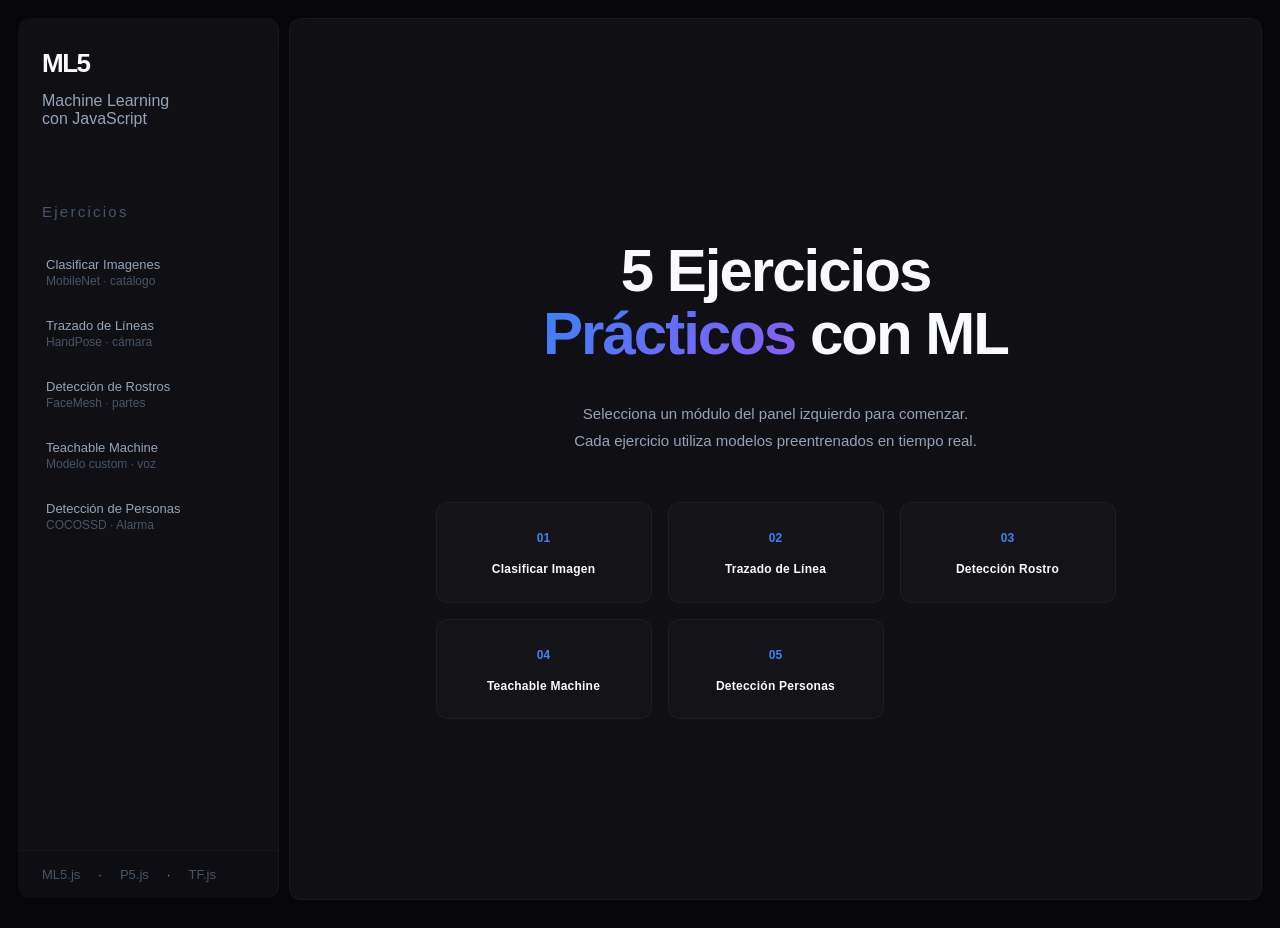
<file: index.html>
<!doctype html>
<html lang="es">
  <head>
    <meta charset="UTF-8" />
    <meta name="viewport" content="width=device-width, initial-scale=1.0" />
    <title>ML-JS</title>

    <link rel="stylesheet" href="css/style.css" />
  </head>
  <body>
    <aside class="sidebar">
      <div class="sidebar-header">
        <div class="logo">
          <span class="logo-ml">ML</span><span class="logo-5">5</span>
        </div>
        <p class="sidebar-subtitle">Machine Learning<br />con JavaScript</p>
      </div>

      <nav class="sidebar-nav">
        <p class="nav-label">Ejercicios</p>

        <button class="nav-item" data-src="detectar-imagen.html" data-id="01">
          <div class="nav-info">
            <span class="nav-title">Clasificar Imagenes</span>
            <span class="nav-desc">MobileNet · catálogo</span>
          </div>
        </button>

        <button class="nav-item" data-src="trazado-linea.html" data-id="02">
          <div class="nav-info">
            <span class="nav-title">Trazado de Líneas</span>
            <span class="nav-desc">HandPose · cámara</span>
          </div>
        </button>

        <button class="nav-item" data-src="deteccion-rostro.html" data-id="03">
          <div class="nav-info">
            <span class="nav-title">Detección de Rostros</span>
            <span class="nav-desc">FaceMesh · partes</span>
          </div>
        </button>

        <button class="nav-item" data-src="teachable-machine.html" data-id="04">
          <div class="nav-info">
            <span class="nav-title">Teachable Machine</span>
            <span class="nav-desc">Modelo custom · voz</span>
          </div>
        </button>

        <button
          class="nav-item"
          data-src="deteccion-personas.html"
          data-id="05"
        >
          <div class="nav-info">
            <span class="nav-title">Detección de Personas</span>
            <span class="nav-desc">COCOSSD · Alarma</span>
          </div>
        </button>
      </nav>

      <div class="sidebar-footer">
        <span>ML5.js</span>
        <span class="dot">·</span>
        <span>P5.js</span>
        <span class="dot">·</span>
        <span>TF.js</span>
      </div>
    </aside>

    <main class="main-content">
      <!-- Pantalla de inicio -->
      <div class="inicio-screen" id="inicio">
        <div class="inicio-inner">
          <h1 class="inicio-title">
            5 Ejercicios<br /><em>Prácticos</em> con ML
          </h1>
          <p class="inicio-desc">
            Selecciona un módulo del panel izquierdo para comenzar.<br />
            Cada ejercicio utiliza modelos preentrenados en tiempo real.
          </p>
          <div class="inicio-cards">
            <div class="wcard" data-target="01">
              <span class="wcard-num">01</span>
              <span class="wcard-name">Clasificar Imagen</span>
            </div>
            <div class="wcard" data-target="02">
              <span class="wcard-num">02</span>
              <span class="wcard-name">Trazado de Línea</span>
            </div>
            <div class="wcard" data-target="03">
              <span class="wcard-num">03</span>
              <span class="wcard-name">Detección Rostro</span>
            </div>
            <div class="wcard" data-target="04">
              <span class="wcard-num">04</span>
              <span class="wcard-name">Teachable Machine</span>
            </div>
            <div class="wcard" data-target="05">
              <span class="wcard-num">05</span>
              <span class="wcard-name">Detección Personas</span>
            </div>
          </div>
        </div>
      </div>

      <!-- Iframe donde cargan los módulos -->
      <div class="iframe-wrapper" id="iframeWrapper">
        <div class="iframe-topbar">
          <div class="topbar-left">
            <span class="topbar-num" id="topbarNum">01</span>
            <span class="topbar-title" id="topbarTitle">Módulo</span>
          </div>
          <button class="topbar-close" id="btnClose" title="Cerrar módulo">
            ✕
          </button>
        </div>
        <iframe
          id="moduleFrame"
          src=""
          allowfullscreen
          allow="camera; microphone; autoplay"
        ></iframe>
      </div>
    </main>

    <script src="js/app.js"></script>
  </body>
</html>
</file>
<file: css/style.css>
:root {
  --sidebar-w: 260px;
  --bg-dark: #070709;
  --bg-card: #101014;
  --bg-hover: #16161c;
  --accent: #3b82f6;
  --accent-rgb: 59, 130, 246;
  --text1: #f8fafc;
  --text2: #94a3b8;
  --text3: #475569;
  --borde: rgba(255, 255, 255, 0.04);
  --radio: 12px;
}

html,
body {
  height: 100%;
  background: var(--bg-dark);
  color: var(--text2);
  font-family: sans-serif;
  overflow: hidden;
  font-feature-settings: "cv01";
}

body {
  display: flex;
  padding: 10px;
  gap: 10px;
}

/* Sidebar */
.sidebar {
  width: var(--sidebar-w);
  min-width: var(--sidebar-w);
  height: calc(100vh - 20px);
  background: var(--bg-card);
  backdrop-filter: blur(10px);
  -webkit-backdrop-filter: blur(10px);
  border-right: 1px solid var(--borde);
  border-radius: var(--radio);
  display: flex;
  flex-direction: column;
  overflow: hidden;
  box-shadow: 10px 0 30px rgba(0, 0, 0, 0.2);
}

.sidebar-header {
  padding: 32px 24px 24px;
}

.logo {
  font-size: 26px;
  font-weight: 700;
  letter-spacing: -1.5px;
  line-height: 1;
  margin-bottom: 12px;
  color: var(--text1);
}

/* Nav */
.sidebar-nav {
  flex: 1;
  padding: 10px 14px;
  display: flex;
  flex-direction: column;
  gap: 6px;
  overflow-y: auto;
}

.nav-label {
  font-size: 15px;
  color: var(--text3);
  letter-spacing: 0.15em;
  padding: 10px 10px 4px;
}

.nav-item {
  width: 100%;
  display: flex;
  align-items: center;
  gap: 14px;
  padding: 12px 14px;
  border: none;
  border-radius: 8px;
  background: transparent;
  cursor: pointer;
  transition: all 0.2s cubic-bezier(0.4, 0, 0.2, 1);
  text-align: left;
  color: var(--text2);
  position: relative;
}

.nav-item:hover {
  background: var(--bg-hover);
  color: var(--text1);
  transform: translateX(2px);
}

.nav-item.active {
  background: rgba(var(--accent-rgb), 0.1);
  color: var(--text1);
}

.nav-info {
  flex: 1;
  display: flex;
  flex-direction: column;
  gap: 2px;
}

.nav-title {
  font-size: 13px;
  font-weight: 500;
}

.nav-desc {
  font-size: 12px;
  color: var(--text3);
}

.sidebar-footer {
  padding: 16px 24px;
  border-top: 1px solid var(--borde);
  font-size: 13px;
  color: var(--text3);
  display: flex;
  gap: 18px;
  align-items: center;
  background: rgba(0, 0, 0, 0.1);
}

.dot {
  color: #7a8794;
}

.main-content {
  flex: 1;
  height: calc(100vh - 20px);
  position: relative;
  overflow: hidden;
  background: var(--bg-card);
  border-radius: var(--radio);
  border: 1px solid var(--borde);
}

.inicio-inner {
  animation: fadeUp 0.7s cubic-bezier(0.2, 0.8, 0.2, 1);
}

@keyframes fadeUp {
  from {
    opacity: 0;
    transform: translateY(20px);
  }
  to {
    opacity: 1;
    transform: none;
  }
}

.inicio-screen {
  position: absolute;
  inset: 0;
  display: flex;
  align-items: center;
  justify-content: center;
  padding: 60px;
  background: var(--bg-card);
  transition:
    opacity 0.4s ease,
    transform 0.4s ease;
}

.inicio-inner {
  max-width: 680px;
  width: 100%;
  text-align: center;
  display: flex;
  flex-direction: column;
  align-items: center;
}

.inicio-title {
  font-size: clamp(40px, 6vw, 60px);
  font-weight: 800;
  line-height: 1.05;
  color: var(--text1);
  margin-bottom: 20px;
  letter-spacing: -2px;
}

.inicio-title em {
  font-style: normal;
  font-weight: 800;
  color: var(--accent);
  background: linear-gradient(135deg, var(--accent) 0%, #8b5cf6 100%);
  -webkit-background-clip: text;
  -webkit-text-fill-color: transparent;
}

.inicio-desc {
  font-size: 15px;
  color: var(--text2);
  line-height: 1.8;
  margin-bottom: 48px;
  max-width: 500px;
}

.inicio-cards {
  display: grid;
  grid-template-columns: repeat(auto-fit, minmax(160px, 1fr));
  gap: 16px;
  width: 100%;
}

.wcard {
  background: rgba(255, 255, 255, 0.02);
  border: 1px solid var(--borde);
  border-radius: var(--radio);
  padding: 24px 16px;
  cursor: pointer;
  transition: all 0.3s cubic-bezier(0.4, 0, 0.2, 1);
  display: flex;
  flex-direction: column;
  gap: 12px;
  text-align: center;
  align-items: center;
}

.wcard:hover {
  background: var(--bg-hover);
  border-color: rgba(var(--accent-rgb), 0.3);
  transform: translateY(-5px);
  box-shadow: 0 10px 30px rgba(0, 0, 0, 0.3);
}

.wcard-num {
  font-size: 12px;
  color: var(--accent);
  font-weight: bold;
  padding: 4px 8px;
  border-radius: 20px;
}

.wcard-name {
  font-size: 12px;
  font-weight: 600;
  color: var(--text1);
  display: block;
  line-height: 1.4;
  letter-spacing: 0.02em;
}

/* Iframe wrapper */
.iframe-wrapper {
  position: absolute;
  inset: 0;
  display: flex;
  flex-direction: column;
  opacity: 0;
  pointer-events: none;
  transition: opacity 0.4s ease;
  background: var(--bg-dark);
}

.iframe-wrapper.visible {
  opacity: 1;
  pointer-events: all;
}

.iframe-topbar {
  height: 50px;
  min-height: 50px;
  background: var(--bg-card);
  border-bottom: 1px solid var(--borde);
  display: flex;
  align-items: center;
  justify-content: space-between;
  padding: 0 20px;
  gap: 12px;
}

.topbar-left {
  display: flex;
  align-items: center;
  gap: 10px;
}

.topbar-title {
  font-size: 14px;
  font-weight: 600;
}

.topbar-close {
  background: transparent;
  border: none;
  color: var(--text3);
  width: 32px;
  height: 32px;
  border-radius: 8px;
  cursor: pointer;
  font-size: 14px;
  transition: all 0.2s;
  display: flex;
  align-items: center;
  justify-content: center;
}

.topbar-close:hover {
  background: rgba(255, 68, 102, 0.1);
  color: #ff4466;
}

iframe {
  flex: 1;
  width: 100%;
  border: none;
  background: var(--bg-dark);
}
</file>
